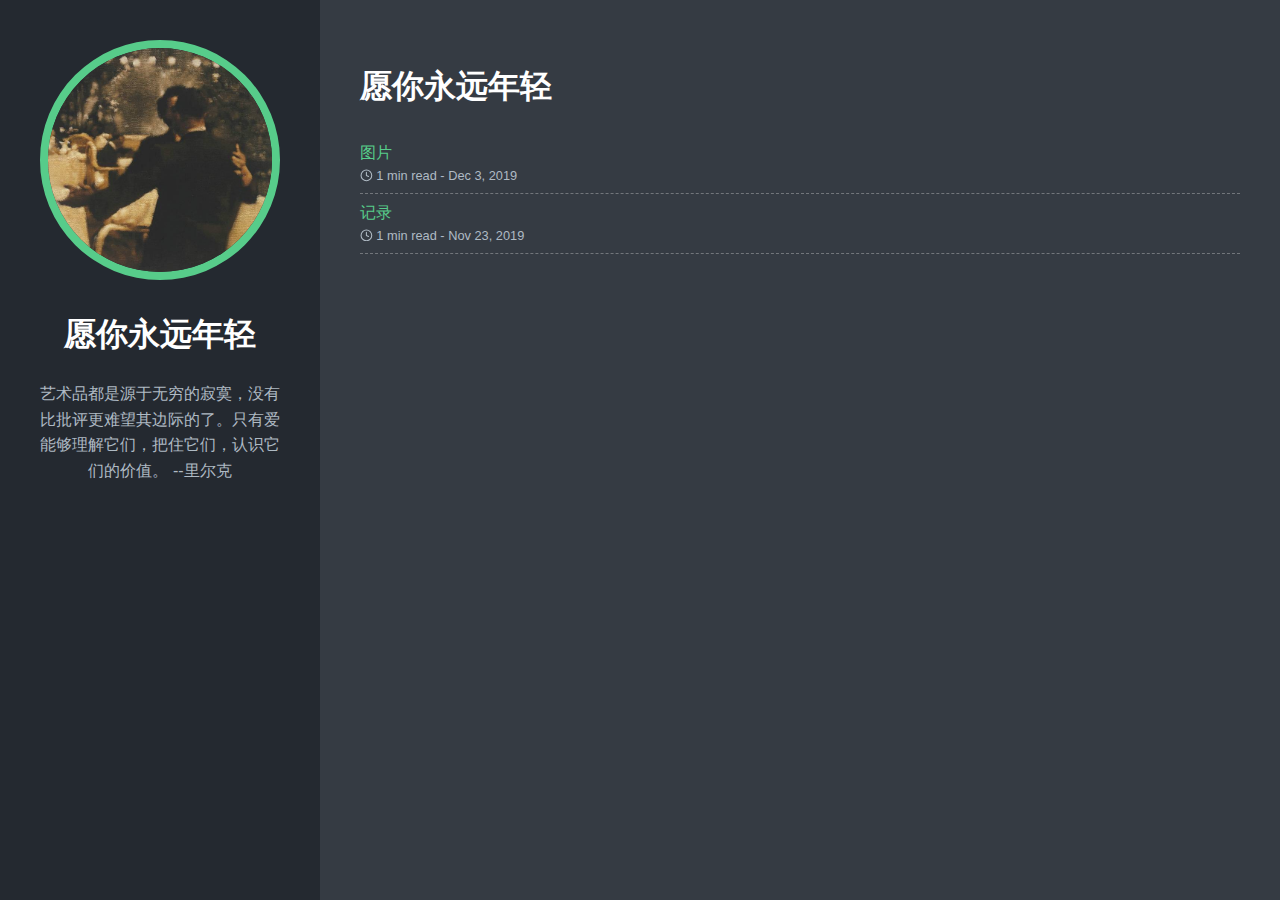
<file: index.html>
<!doctype html>
<html lang="en-us">
  <head>
    <link href="/favicon.ico" rel="shortcut icon">
    <title>愿你永远年轻</title>
    <meta charset="utf-8" />
    <meta name="generator" content="Hugo 0.57.0" />
    <meta name="viewport" content="width=device-width, initial-scale=1" />
    <meta name="author" content="John Doe" />
    <meta name="description" content="" />
    <link rel="stylesheet" href="https://tnjc999.github.io/css/main.min.f90f5edd436ec7b74ad05479a05705770306911f721193e7845948fb07fe1335.css" />

    
    <meta name="twitter:card" content="summary"/>
<meta name="twitter:title" content="愿你永远年轻"/>
<meta name="twitter:description" content=""/>

    <meta property="og:title" content="愿你永远年轻" />
<meta property="og:description" content="" />
<meta property="og:type" content="website" />
<meta property="og:url" content="https://tnjc999.github.io/" />

<meta property="og:updated_time" content="2019-12-03T16:19:11+08:00" />


  </head>

  <body>
    <header class="app-header">
      <a href="https://tnjc999.github.io/"><img class="app-header-avatar" src="/avatar.jpg" alt="John Doe" /></a>
      <h1>愿你永远年轻</h1>
      <p>艺术品都是源于无穷的寂寞，没有比批评更难望其边际的了。只有爱能够理解它们，把住它们，认识它们的价值。 --里尔克</p>
            <div class="app-header-social">
        
      </div>
    </header>
    <main class="app-container">
      
  <article>
    <h1>愿你永远年轻</h1>
    <ul class="posts-list">
      
        <li class="posts-list-item">
          <a class="posts-list-item-title" href="https://tnjc999.github.io/post/%E5%9B%BE%E7%89%87/">图片</a>
          <span class="posts-list-item-description">
            <svg xmlns="http://www.w3.org/2000/svg" width="24" height="24" viewBox="0 0 24 24" fill="none" stroke="currentColor" stroke-width="2" stroke-linecap="round" stroke-linejoin="round" class="icon icon-clock">
  <title>clock</title>
  <circle cx="12" cy="12" r="10"></circle><polyline points="12 6 12 12 16 14"></polyline>
</svg> 1 min read -
            Dec 3, 2019
          </span>
        </li>
      
        <li class="posts-list-item">
          <a class="posts-list-item-title" href="https://tnjc999.github.io/post/%E8%AE%B0%E5%BD%95/">记录</a>
          <span class="posts-list-item-description">
            <svg xmlns="http://www.w3.org/2000/svg" width="24" height="24" viewBox="0 0 24 24" fill="none" stroke="currentColor" stroke-width="2" stroke-linecap="round" stroke-linejoin="round" class="icon icon-clock">
  <title>clock</title>
  <circle cx="12" cy="12" r="10"></circle><polyline points="12 6 12 12 16 14"></polyline>
</svg> 1 min read -
            Nov 23, 2019
          </span>
        </li>
      
    </ul>
    



  </article>

    </main>
  </body>
</html>
</file>
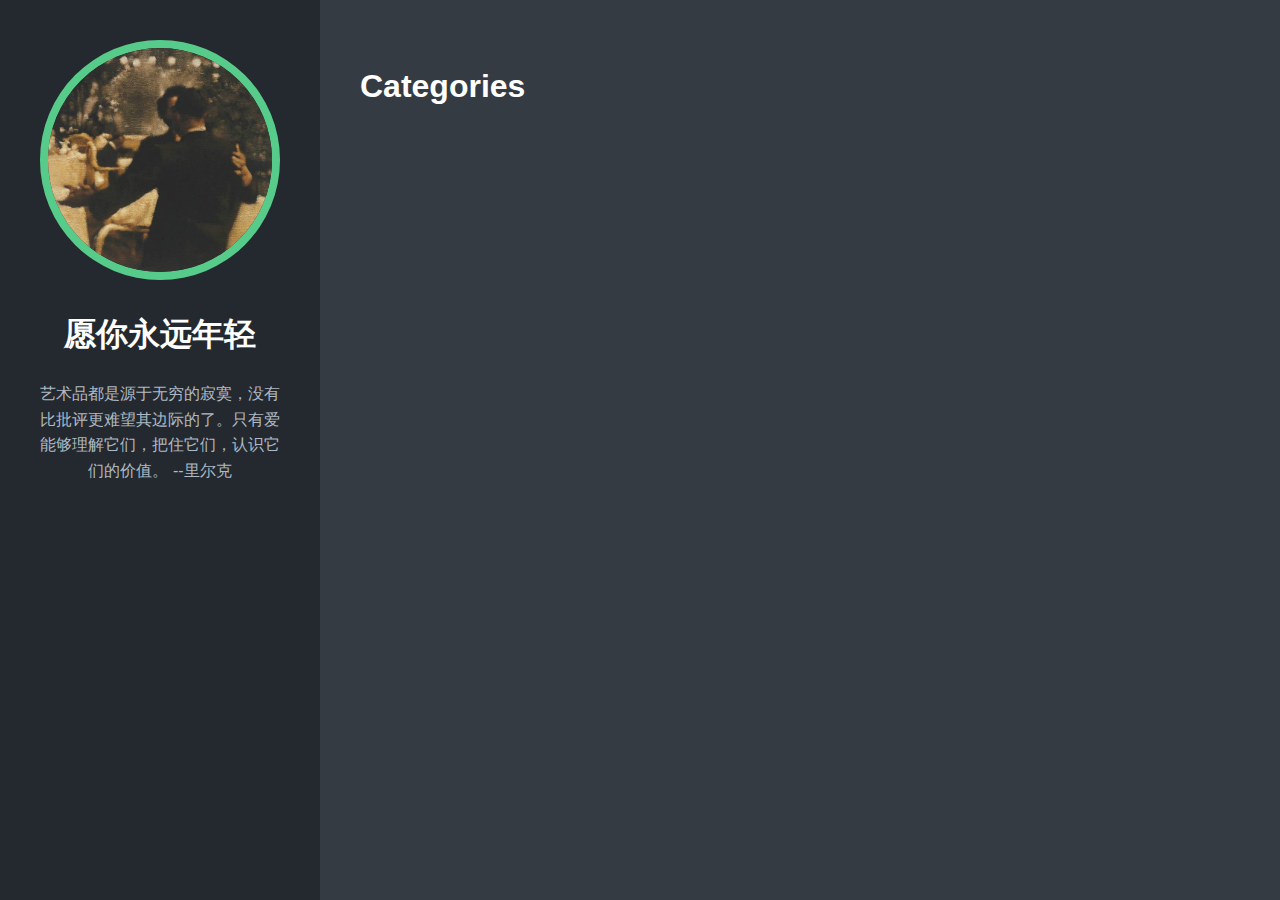
<file: categories/index.html>
<!doctype html>
<html lang="en-us">
  <head>
    <link href="/favicon.ico" rel="shortcut icon">
    <title>Categories // 愿你永远年轻</title>
    <meta charset="utf-8" />
    <meta name="generator" content="Hugo 0.57.0" />
    <meta name="viewport" content="width=device-width, initial-scale=1" />
    <meta name="author" content="John Doe" />
    <meta name="description" content="" />
    <link rel="stylesheet" href="https://tnjc999.github.io/css/main.min.f90f5edd436ec7b74ad05479a05705770306911f721193e7845948fb07fe1335.css" />

    
    <meta name="twitter:card" content="summary"/>
<meta name="twitter:title" content="Categories"/>
<meta name="twitter:description" content=""/>

    <meta property="og:title" content="Categories" />
<meta property="og:description" content="" />
<meta property="og:type" content="website" />
<meta property="og:url" content="https://tnjc999.github.io/categories/" />



  </head>

  <body>
    <header class="app-header">
      <a href="https://tnjc999.github.io/"><img class="app-header-avatar" src="/avatar.jpg" alt="John Doe" /></a>
      <h1>愿你永远年轻</h1>
      <p>艺术品都是源于无穷的寂寞，没有比批评更难望其边际的了。只有爱能够理解它们，把住它们，认识它们的价值。 --里尔克</p>
            <div class="app-header-social">
        
      </div>
    </header>
    <main class="app-container">
      
  <article>
    <h1>Categories</h1>
    <ul class="posts-list">
      
    </ul>
    



  </article>

    </main>
  </body>
</html>
</file>
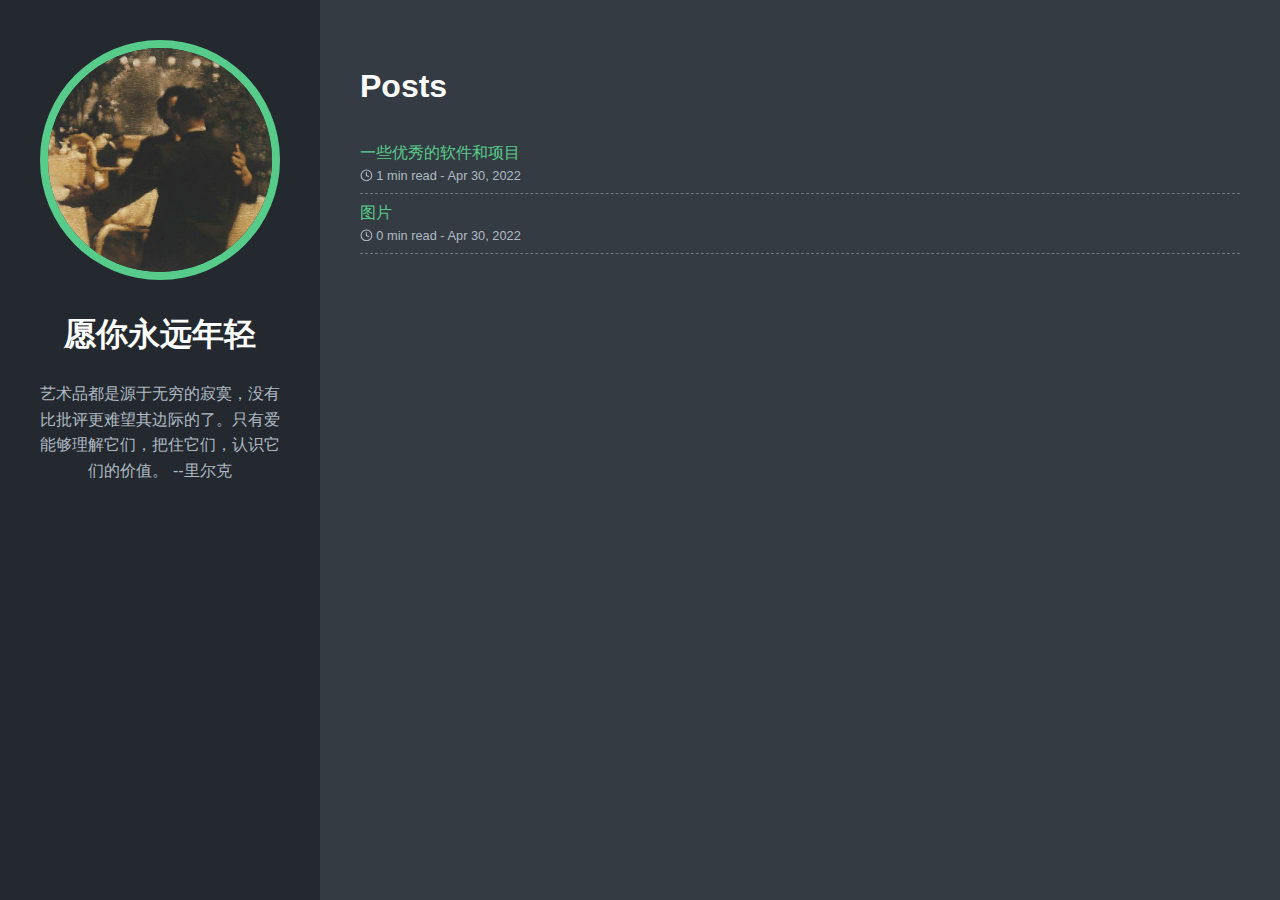
<file: post/index.html>
<!doctype html>
<html lang="en-us">
  <head>
    <link href="/favicon.ico" rel="shortcut icon">
    <title>Posts // 愿你永远年轻</title>
    <meta charset="utf-8" />
    <meta name="generator" content="Hugo 0.57.0" />
    <meta name="viewport" content="width=device-width, initial-scale=1" />
    <meta name="author" content="John Doe" />
    <meta name="description" content="" />
    <link rel="stylesheet" href="https://tnjc999.github.io/css/main.min.f90f5edd436ec7b74ad05479a05705770306911f721193e7845948fb07fe1335.css" />

    
    <meta name="twitter:card" content="summary"/>
<meta name="twitter:title" content="Posts"/>
<meta name="twitter:description" content=""/>

    <meta property="og:title" content="Posts" />
<meta property="og:description" content="" />
<meta property="og:type" content="website" />
<meta property="og:url" content="https://tnjc999.github.io/post/" />

<meta property="og:updated_time" content="2022-04-30T20:19:11+08:00" />


  </head>

  <body>
    <header class="app-header">
      <a href="https://tnjc999.github.io/"><img class="app-header-avatar" src="/avatar.jpg" alt="John Doe" /></a>
      <h1>愿你永远年轻</h1>
      <p>艺术品都是源于无穷的寂寞，没有比批评更难望其边际的了。只有爱能够理解它们，把住它们，认识它们的价值。 --里尔克</p>
            <div class="app-header-social">
        
      </div>
    </header>
    <main class="app-container">
      
  <article>
    <h1>Posts</h1>
    <ul class="posts-list">
      
        <li class="posts-list-item">
          <a class="posts-list-item-title" href="https://tnjc999.github.io/post/%E4%B8%80%E4%BA%9B%E4%BC%98%E7%A7%80%E7%9A%84%E8%BD%AF%E4%BB%B6%E5%92%8C%E9%A1%B9%E7%9B%AE/">一些优秀的软件和项目</a>
          <span class="posts-list-item-description">
            <svg xmlns="http://www.w3.org/2000/svg" width="24" height="24" viewBox="0 0 24 24" fill="none" stroke="currentColor" stroke-width="2" stroke-linecap="round" stroke-linejoin="round" class="icon icon-clock">
  <title>clock</title>
  <circle cx="12" cy="12" r="10"></circle><polyline points="12 6 12 12 16 14"></polyline>
</svg> 1 min read -
            Apr 30, 2022
          </span>
        </li>
      
        <li class="posts-list-item">
          <a class="posts-list-item-title" href="https://tnjc999.github.io/post/%E5%9B%BE%E7%89%87/">图片</a>
          <span class="posts-list-item-description">
            <svg xmlns="http://www.w3.org/2000/svg" width="24" height="24" viewBox="0 0 24 24" fill="none" stroke="currentColor" stroke-width="2" stroke-linecap="round" stroke-linejoin="round" class="icon icon-clock">
  <title>clock</title>
  <circle cx="12" cy="12" r="10"></circle><polyline points="12 6 12 12 16 14"></polyline>
</svg> 0 min read -
            Apr 30, 2022
          </span>
        </li>
      
    </ul>
    



  </article>

    </main>
  </body>
</html>
</file>
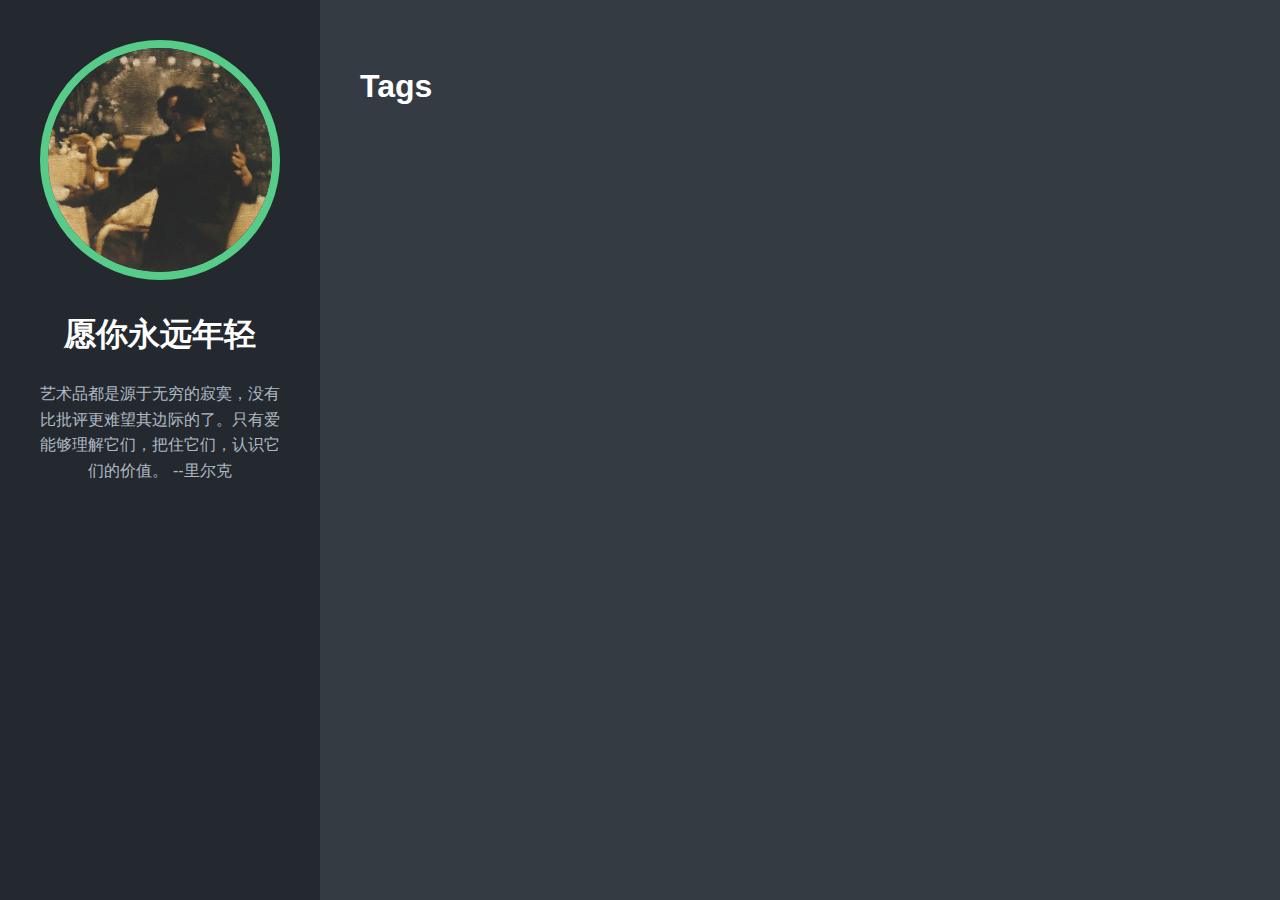
<file: tags/index.html>
<!doctype html>
<html lang="en-us">
  <head>
    <link href="/favicon.ico" rel="shortcut icon">
    <title>Tags // 愿你永远年轻</title>
    <meta charset="utf-8" />
    <meta name="generator" content="Hugo 0.57.0" />
    <meta name="viewport" content="width=device-width, initial-scale=1" />
    <meta name="author" content="John Doe" />
    <meta name="description" content="" />
    <link rel="stylesheet" href="https://tnjc999.github.io/css/main.min.f90f5edd436ec7b74ad05479a05705770306911f721193e7845948fb07fe1335.css" />

    
    <meta name="twitter:card" content="summary"/>
<meta name="twitter:title" content="Tags"/>
<meta name="twitter:description" content=""/>

    <meta property="og:title" content="Tags" />
<meta property="og:description" content="" />
<meta property="og:type" content="website" />
<meta property="og:url" content="https://tnjc999.github.io/tags/" />



  </head>

  <body>
    <header class="app-header">
      <a href="https://tnjc999.github.io/"><img class="app-header-avatar" src="/avatar.jpg" alt="John Doe" /></a>
      <h1>愿你永远年轻</h1>
      <p>艺术品都是源于无穷的寂寞，没有比批评更难望其边际的了。只有爱能够理解它们，把住它们，认识它们的价值。 --里尔克</p>
            <div class="app-header-social">
        
      </div>
    </header>
    <main class="app-container">
      
  <article>
    <h1>Tags</h1>
    <ul class="posts-list">
      
    </ul>
    



  </article>

    </main>
  </body>
</html>
</file>
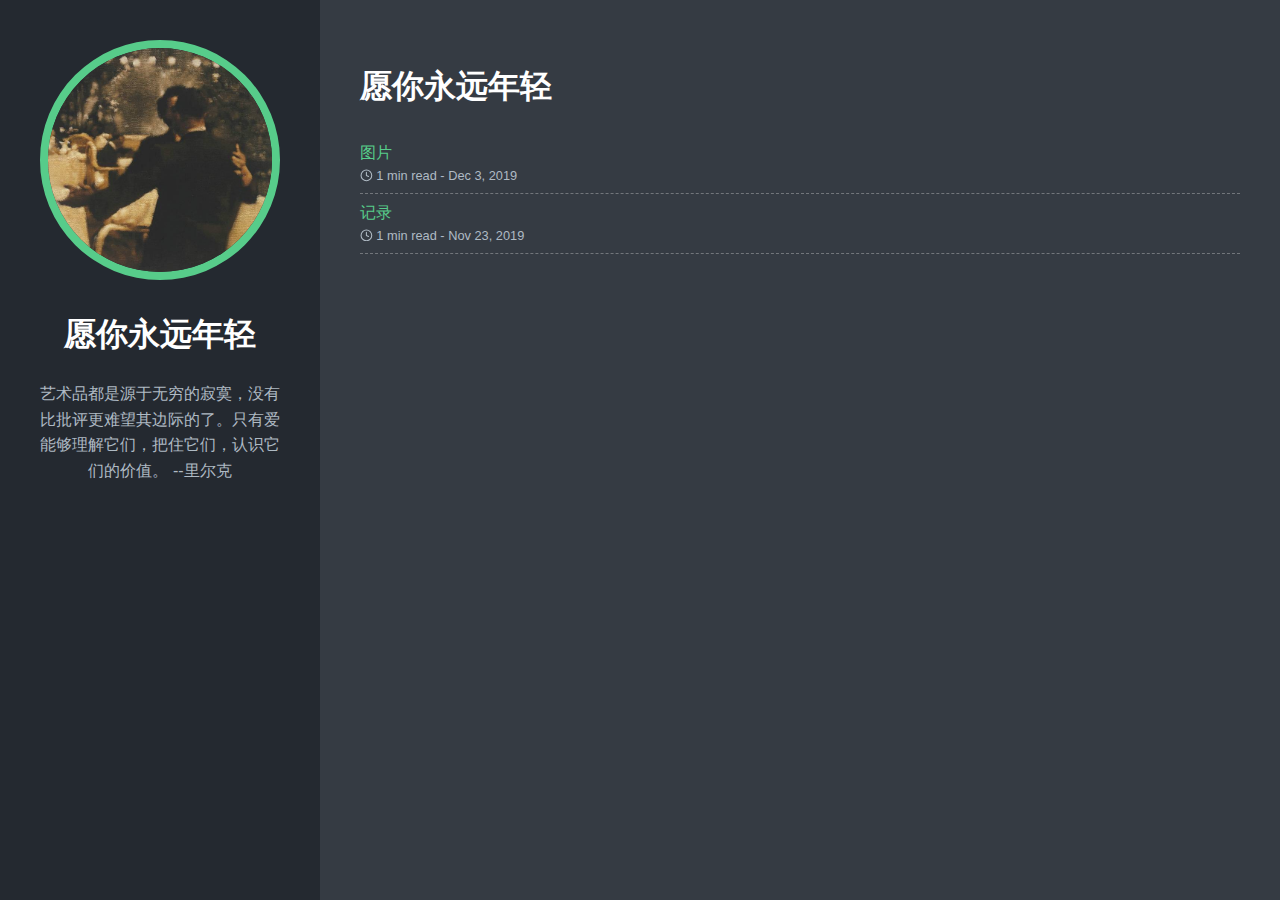
<file: page/1/index.html>
<!DOCTYPE html><html><head><title>https://tnjc999.github.io/</title><link rel="canonical" href="https://tnjc999.github.io/"/><meta name="robots" content="noindex"><meta charset="utf-8" /><meta http-equiv="refresh" content="0; url=https://tnjc999.github.io/" /></head></html>
</file>
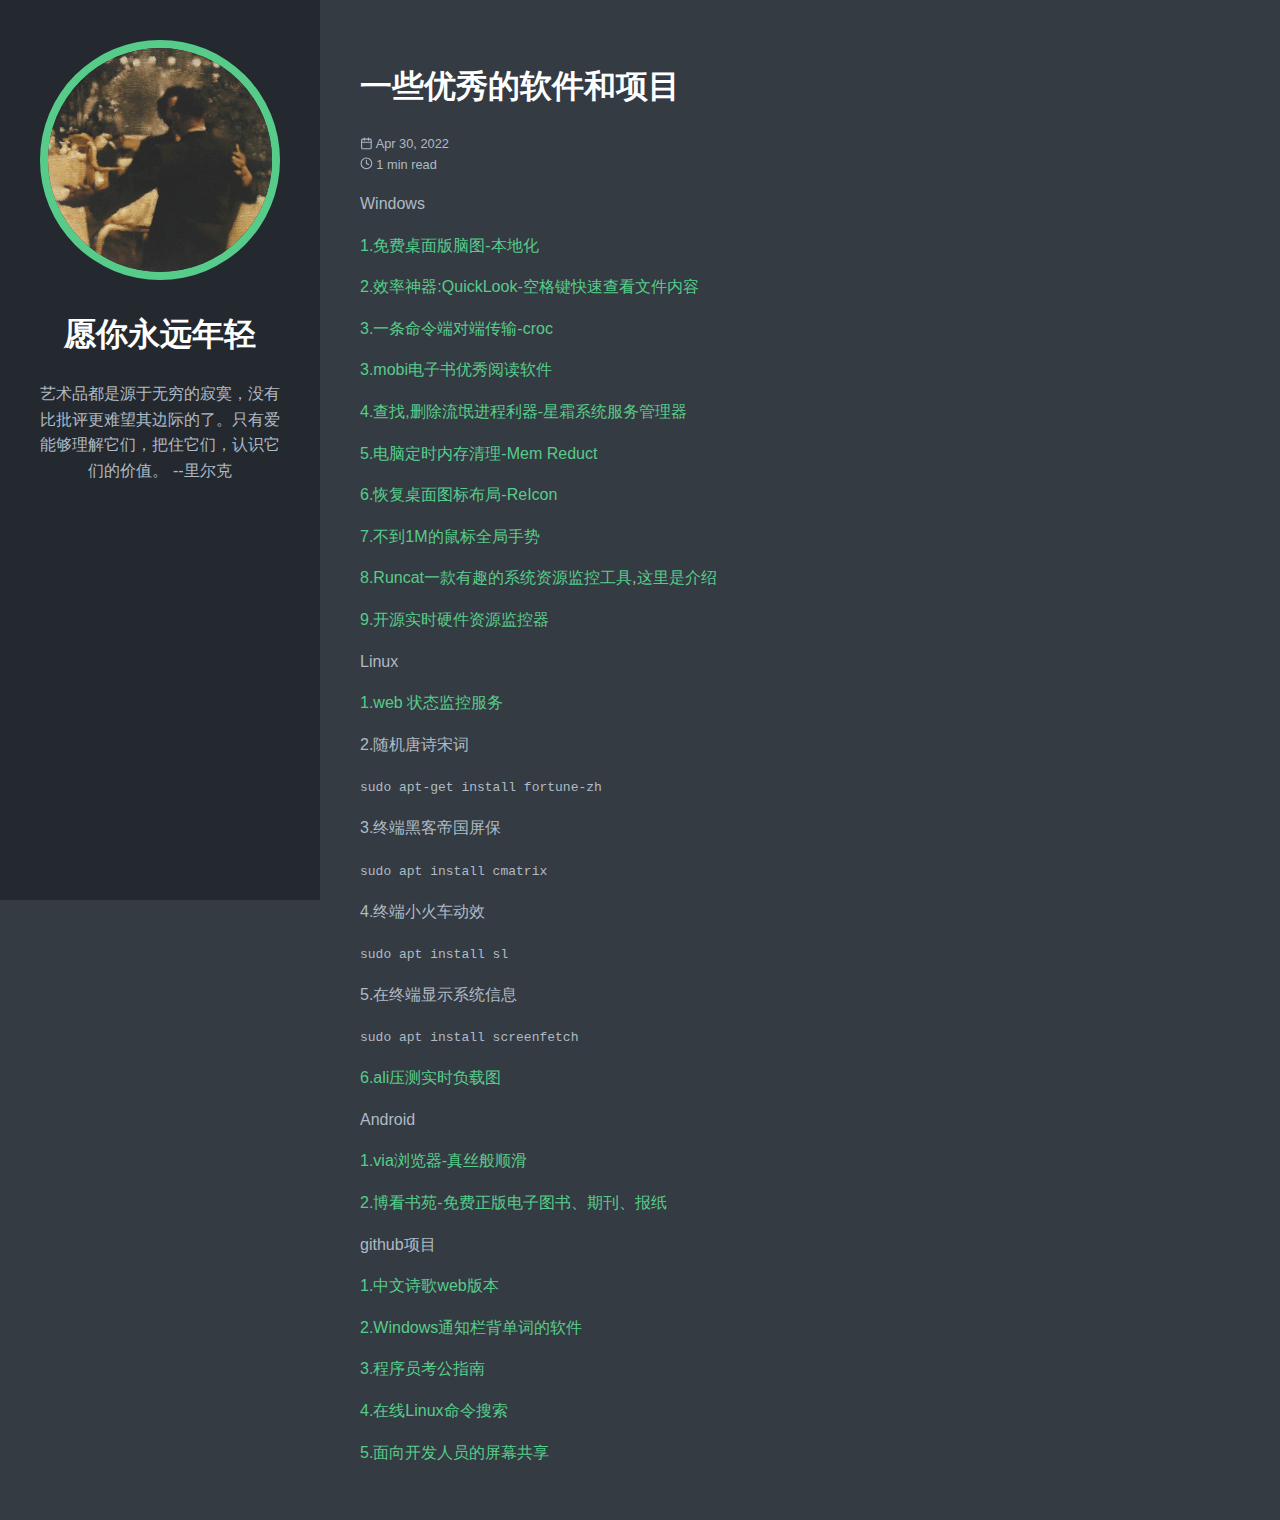
<file: post/一些优秀的软件和项目/index.html>
<!doctype html>
<html lang="en-us">
  <head>
    <link href="/favicon.ico" rel="shortcut icon">
    <title>一些优秀的软件和项目 // 愿你永远年轻</title>
    <meta charset="utf-8" />
    <meta name="generator" content="Hugo 0.57.0" />
    <meta name="viewport" content="width=device-width, initial-scale=1" />
    <meta name="author" content="John Doe" />
    <meta name="description" content="" />
    <link rel="stylesheet" href="https://tnjc999.github.io/css/main.min.f90f5edd436ec7b74ad05479a05705770306911f721193e7845948fb07fe1335.css" />

    
    <meta name="twitter:card" content="summary"/>
<meta name="twitter:title" content="一些优秀的软件和项目"/>
<meta name="twitter:description" content="Windows
1.免费桌面版脑图-本地化
2.效率神器:QuickLook-空格键快速查看文件内容
3.一条命令端对端传输-croc
3.mobi电子书优秀阅读软件
4.查找,删除流氓进程利器-星霜系统服务管理器
5.电脑定时内存清理-Mem Reduct
6.恢复桌面图标布局-ReIcon
7.不到1M的鼠标全局手势
8.Runcat一款有趣的系统资源监控工具,这里是介绍
9.开源实时硬件资源监控器
Linux
1.web 状态监控服务
2.随机唐诗宋词
sudo apt-get install fortune-zh
3.终端黑客帝国屏保
sudo apt install cmatrix
4.终端小火车动效
sudo apt install sl
5.在终端显示系统信息
sudo apt install screenfetch
6.ali压测实时负载图
Android
1.via浏览器-真丝般顺滑
2.博看书苑-免费正版电子图书、期刊、报纸
github项目
1.中文诗歌web版本
2.Windows通知栏背单词的软件
3.程序员考公指南
4.在线Linux命令搜索
5.面向开发人员的屏幕共享"/>

    <meta property="og:title" content="一些优秀的软件和项目" />
<meta property="og:description" content="Windows
1.免费桌面版脑图-本地化
2.效率神器:QuickLook-空格键快速查看文件内容
3.一条命令端对端传输-croc
3.mobi电子书优秀阅读软件
4.查找,删除流氓进程利器-星霜系统服务管理器
5.电脑定时内存清理-Mem Reduct
6.恢复桌面图标布局-ReIcon
7.不到1M的鼠标全局手势
8.Runcat一款有趣的系统资源监控工具,这里是介绍
9.开源实时硬件资源监控器
Linux
1.web 状态监控服务
2.随机唐诗宋词
sudo apt-get install fortune-zh
3.终端黑客帝国屏保
sudo apt install cmatrix
4.终端小火车动效
sudo apt install sl
5.在终端显示系统信息
sudo apt install screenfetch
6.ali压测实时负载图
Android
1.via浏览器-真丝般顺滑
2.博看书苑-免费正版电子图书、期刊、报纸
github项目
1.中文诗歌web版本
2.Windows通知栏背单词的软件
3.程序员考公指南
4.在线Linux命令搜索
5.面向开发人员的屏幕共享" />
<meta property="og:type" content="article" />
<meta property="og:url" content="https://tnjc999.github.io/post/%E4%B8%80%E4%BA%9B%E4%BC%98%E7%A7%80%E7%9A%84%E8%BD%AF%E4%BB%B6%E5%92%8C%E9%A1%B9%E7%9B%AE/" />
<meta property="article:published_time" content="2022-04-30T20:19:11+08:00" />
<meta property="article:modified_time" content="2022-04-30T20:19:11+08:00" />


  </head>

  <body>
    <header class="app-header">
      <a href="https://tnjc999.github.io/"><img class="app-header-avatar" src="/avatar.jpg" alt="John Doe" /></a>
      <h1>愿你永远年轻</h1>
      <p>艺术品都是源于无穷的寂寞，没有比批评更难望其边际的了。只有爱能够理解它们，把住它们，认识它们的价值。 --里尔克</p>
            <div class="app-header-social">
        
      </div>
    </header>
    <main class="app-container">
      
  <article class="post">
    <header class="post-header">
      <h1 class ="post-title">一些优秀的软件和项目</h1>
      <div class="post-meta">
        <div>
          <svg xmlns="http://www.w3.org/2000/svg" width="24" height="24" viewBox="0 0 24 24" fill="none" stroke="currentColor" stroke-width="2" stroke-linecap="round" stroke-linejoin="round" class="icon icon-calendar">
  <title>calendar</title>
  <rect x="3" y="4" width="18" height="18" rx="2" ry="2"></rect><line x1="16" y1="2" x2="16" y2="6"></line><line x1="8" y1="2" x2="8" y2="6"></line><line x1="3" y1="10" x2="21" y2="10"></line>
</svg>
          Apr 30, 2022
        </div>
        <div>
          <svg xmlns="http://www.w3.org/2000/svg" width="24" height="24" viewBox="0 0 24 24" fill="none" stroke="currentColor" stroke-width="2" stroke-linecap="round" stroke-linejoin="round" class="icon icon-clock">
  <title>clock</title>
  <circle cx="12" cy="12" r="10"></circle><polyline points="12 6 12 12 16 14"></polyline>
</svg>
          1 min read
        </div></div>
    </header>
    <div class="post-content">
      <p>Windows</p>

<p><a href="https://github.com/NaoTu/DesktopNaotu">1.免费桌面版脑图-本地化</a></p>

<p><a href="https://github.com/QL-Win/QuickLook">2.效率神器:QuickLook-空格键快速查看文件内容</a></p>

<p><a href="https://github.com/schollz/croc">3.一条命令端对端传输-croc</a></p>

<p><a href="https://www.tnjc999.xyz:8081/tupian/BookBazaarReader_4.18.64.0.appx">3.mobi电子书优秀阅读软件</a></p>

<p><a href="https://www.tnjc999.xyz:8081/tupian/xsViewService.exe">4.查找,删除流氓进程利器-星霜系统服务管理器</a></p>

<p><a href="https://www.tnjc999.xyz:8081/tupian/memreduct-3.3.5-setup.exe">5.电脑定时内存清理-Mem Reduct</a></p>

<p><a href="https://www.sordum.org/8366/reicon-v2-0-restore-desktop-icon-layouts/">6.恢复桌面图标布局-ReIcon</a></p>

<p><a href="https://www.tnjc999.xyz:8081/tupian/MouseInc2.12.1.7z">7.不到1M的鼠标全局手势</a></p>

<p><a href="https://www.tnjc999.xyz:8081/tupian/Runcat.rar">8.Runcat一款有趣的系统资源监控工具</a>,<a href="https://www.52pojie.cn/forum.php?mod=viewthread&amp;tid=1552806">这里是介绍</a></p>

<p><a href="https://github.com/zhongyang219/TrafficMonitor">9.开源实时硬件资源监控器</a></p>

<p>Linux</p>

<p><a href="https://zhuanlan.zhihu.com/p/79433955">1.web 状态监控服务</a></p>

<p>2.随机唐诗宋词</p>

<p><code>sudo apt-get install fortune-zh</code></p>

<p>3.终端黑客帝国屏保</p>

<p><code>sudo apt install cmatrix</code></p>

<p>4.终端小火车动效</p>

<p><code>sudo apt install sl</code></p>

<p>5.在终端显示系统信息</p>

<p><code>sudo apt install screenfetch</code></p>

<p><a href="https://github.com/nakabonne/ali">6.ali压测实时负载图</a></p>

<p>Android</p>

<p><a href="https://github.com/tuyafeng/Via">1.via浏览器-真丝般顺滑</a></p>

<p><a href="https://iao.su/3366/">2.博看书苑-免费正版电子图书、期刊、报纸</a></p>

<p>github项目</p>

<p><a href="https://shici.store/huajianji/">1.中文诗歌web版本</a></p>

<p><a href="https://github.com/Uahh/ToastFish">2.Windows通知栏背单词的软件</a></p>

<p><a href="https://github.com/coder2gwy/coder2gwy">3.程序员考公指南</a></p>

<p><a href="https://wangchujiang.com/linux-command/">4.在线Linux命令搜索</a></p>

<p><a href="https://github.com/screego/server">5.面向开发人员的屏幕共享</a></p>

    </div>
    <div class="post-footer">
      
    </div>
  </article>

    </main>
  </body>
</html>
</file>
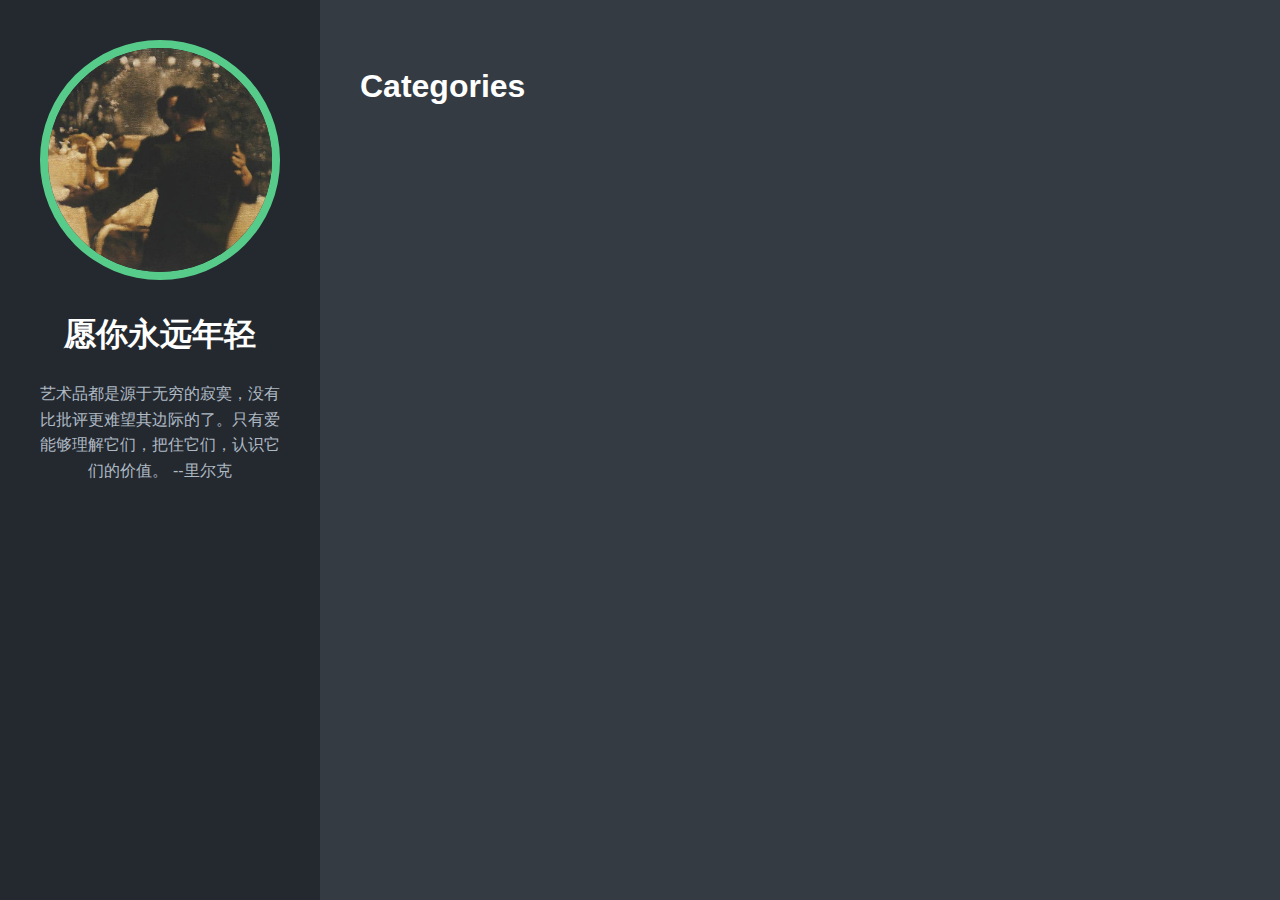
<file: categories/page/1/index.html>
<!DOCTYPE html><html><head><title>https://tnjc999.github.io/categories/</title><link rel="canonical" href="https://tnjc999.github.io/categories/"/><meta name="robots" content="noindex"><meta charset="utf-8" /><meta http-equiv="refresh" content="0; url=https://tnjc999.github.io/categories/" /></head></html>
</file>
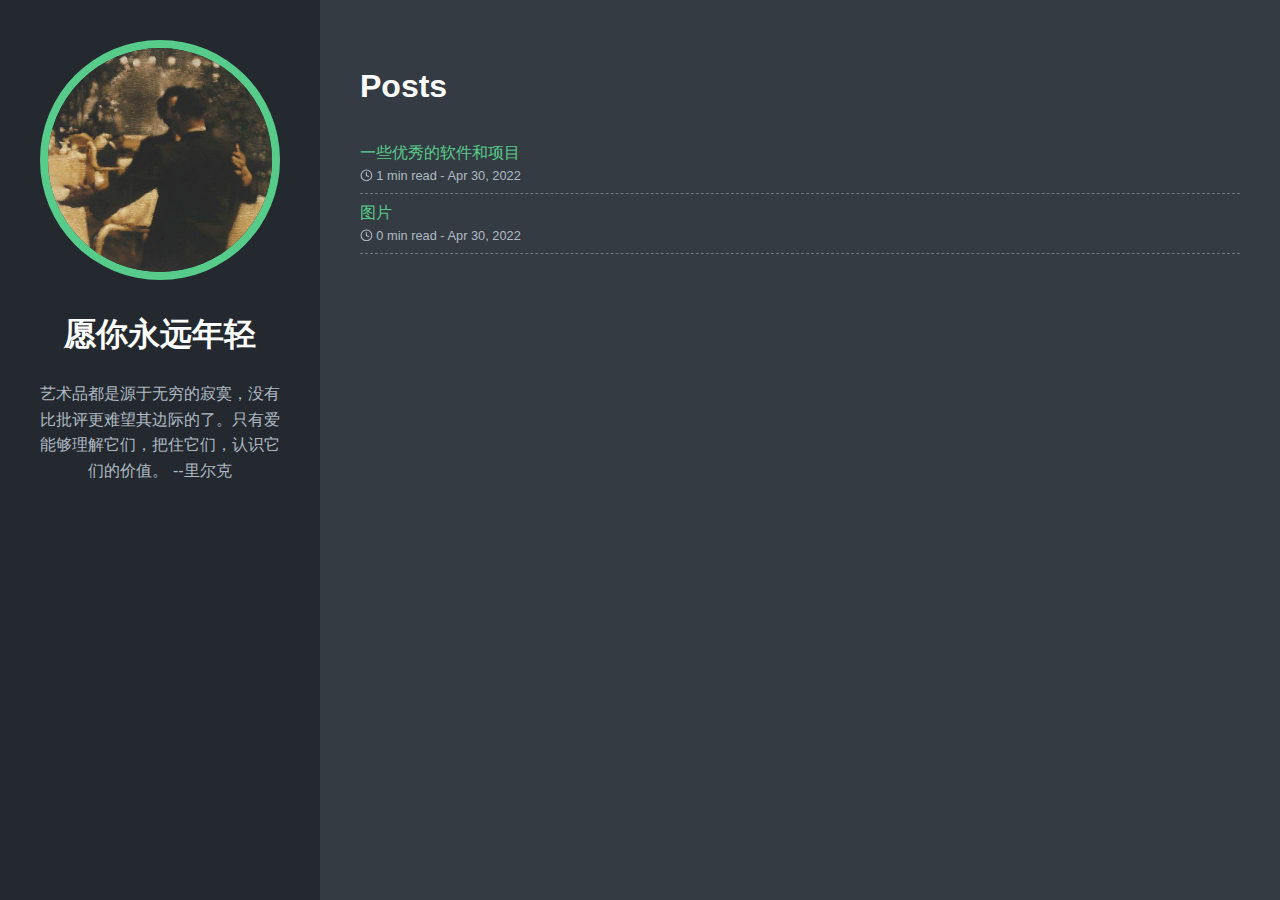
<file: post/page/1/index.html>
<!DOCTYPE html><html><head><title>https://tnjc999.github.io/post/</title><link rel="canonical" href="https://tnjc999.github.io/post/"/><meta name="robots" content="noindex"><meta charset="utf-8" /><meta http-equiv="refresh" content="0; url=https://tnjc999.github.io/post/" /></head></html>
</file>
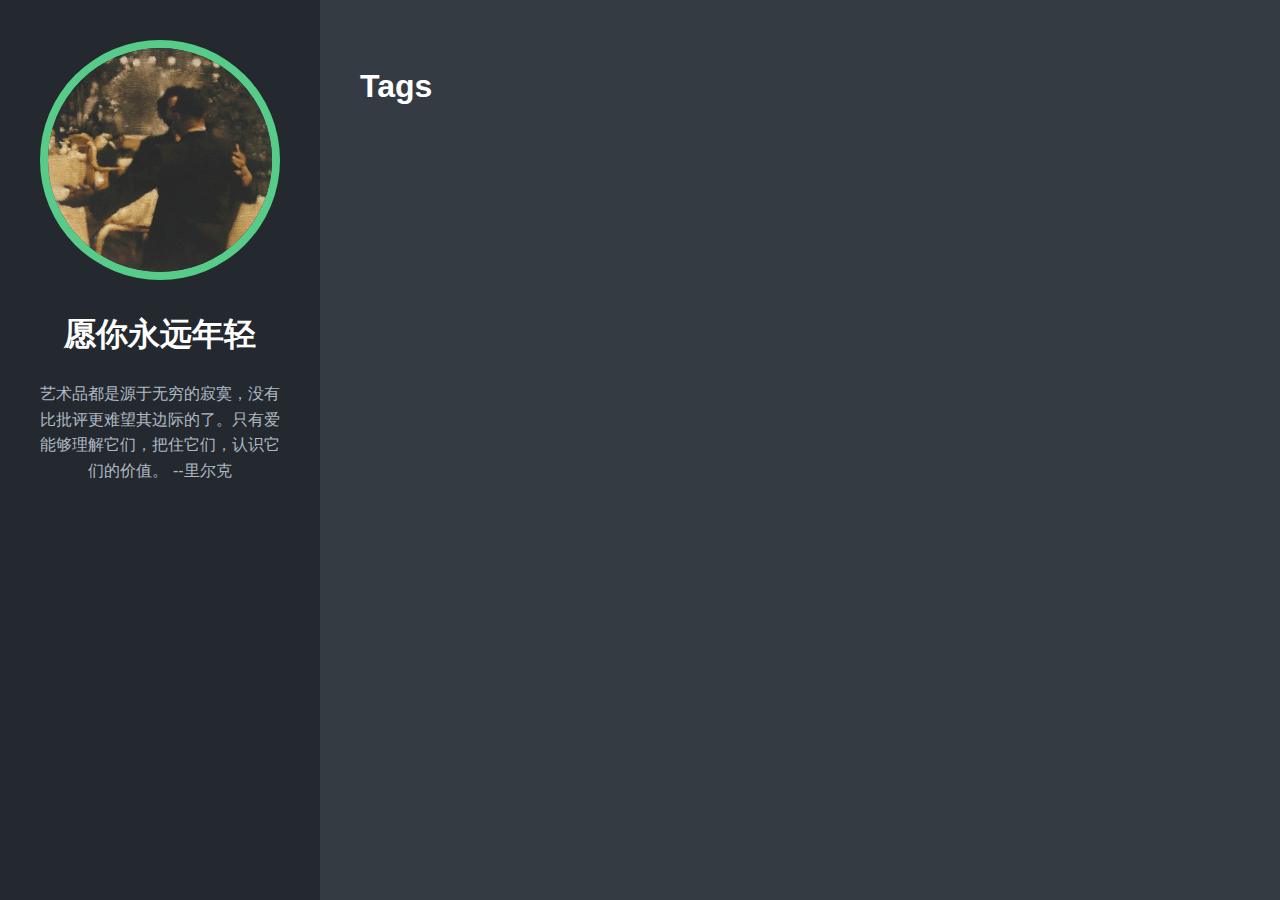
<file: tags/page/1/index.html>
<!DOCTYPE html><html><head><title>https://tnjc999.github.io/tags/</title><link rel="canonical" href="https://tnjc999.github.io/tags/"/><meta name="robots" content="noindex"><meta charset="utf-8" /><meta http-equiv="refresh" content="0; url=https://tnjc999.github.io/tags/" /></head></html>
</file>
